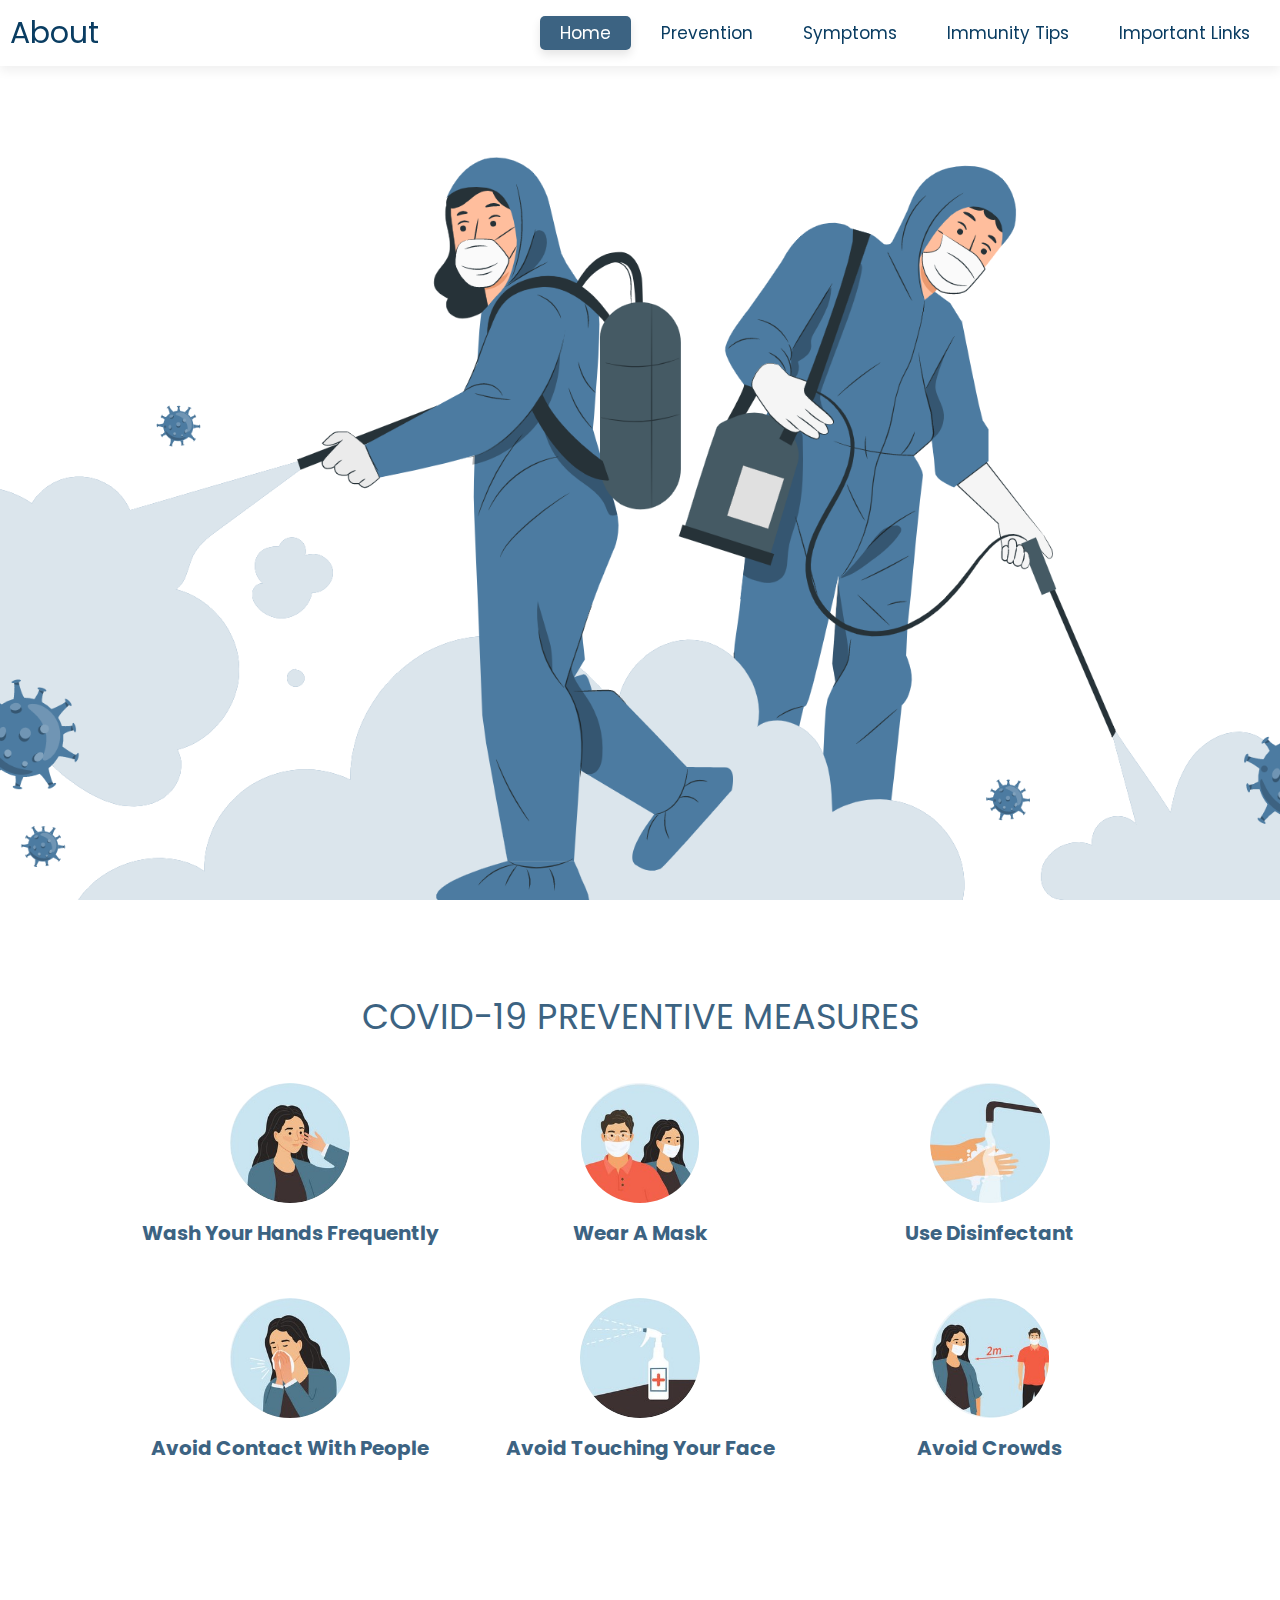
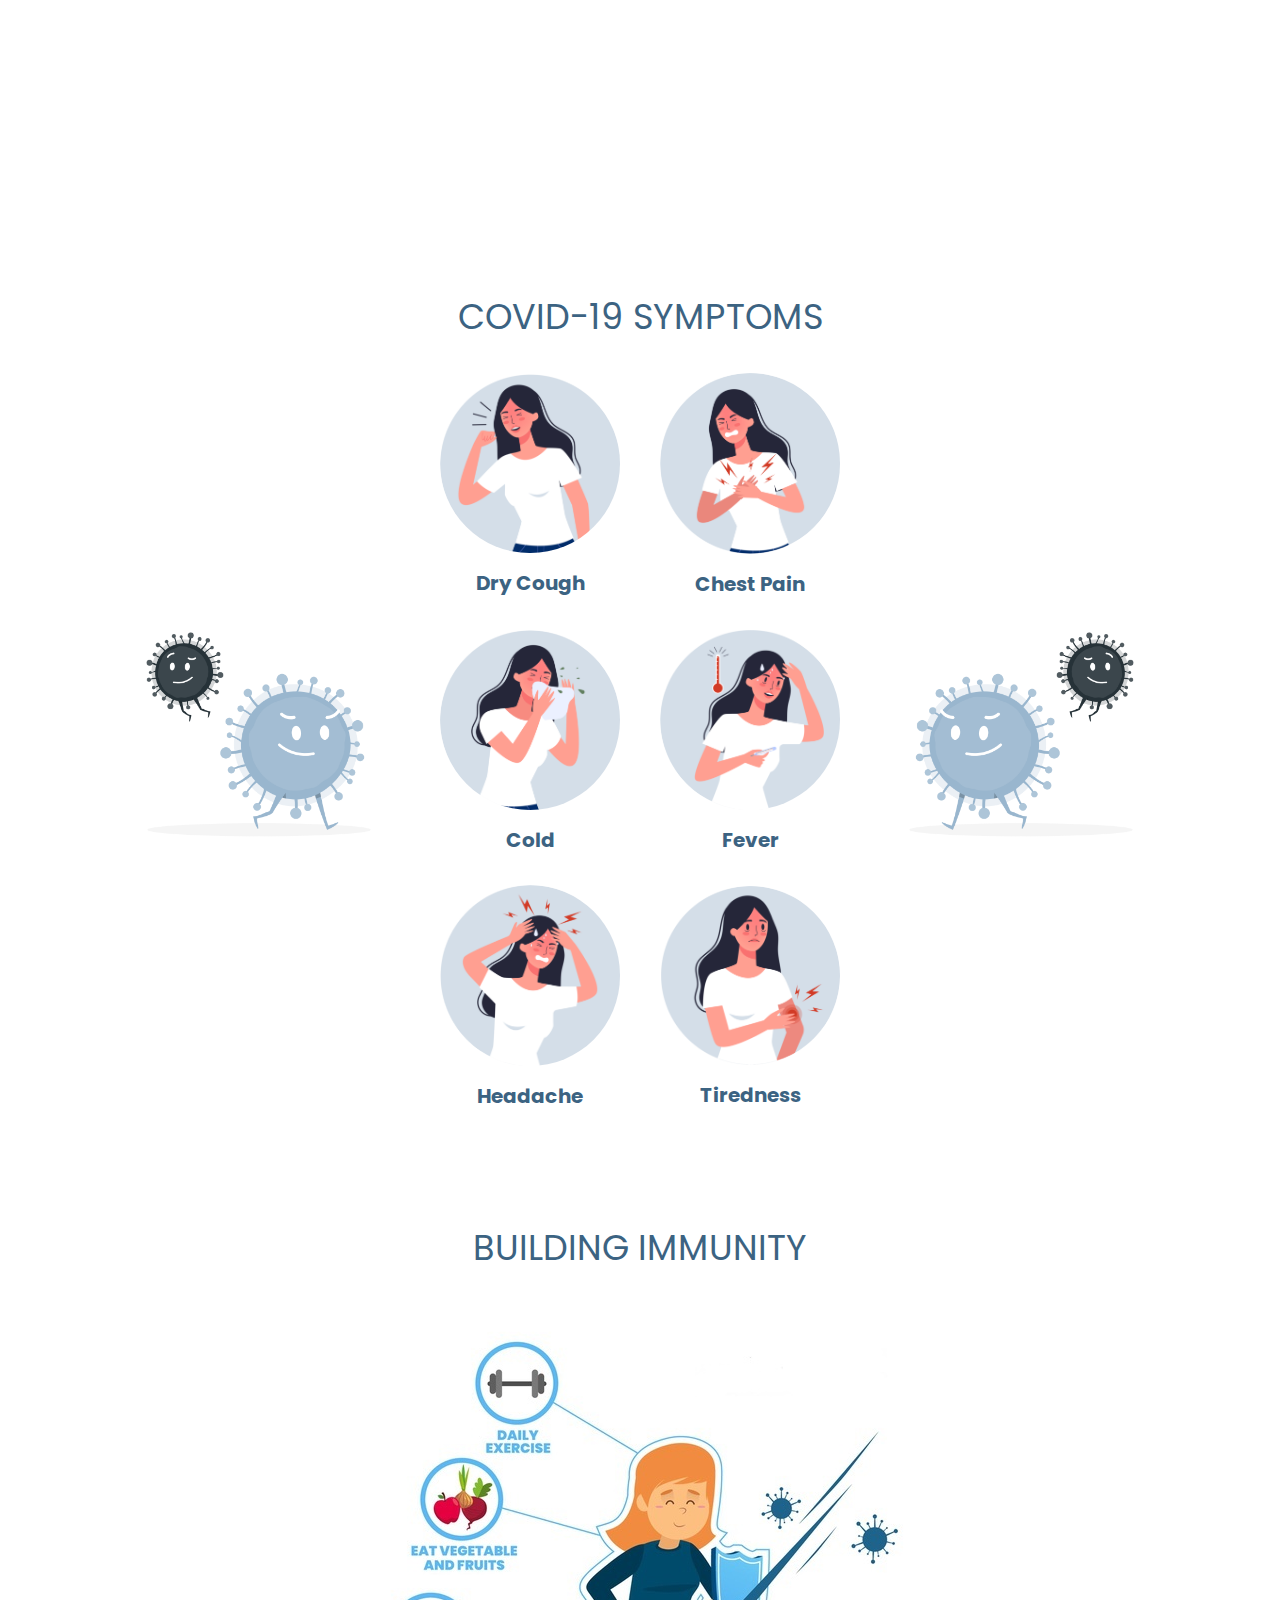
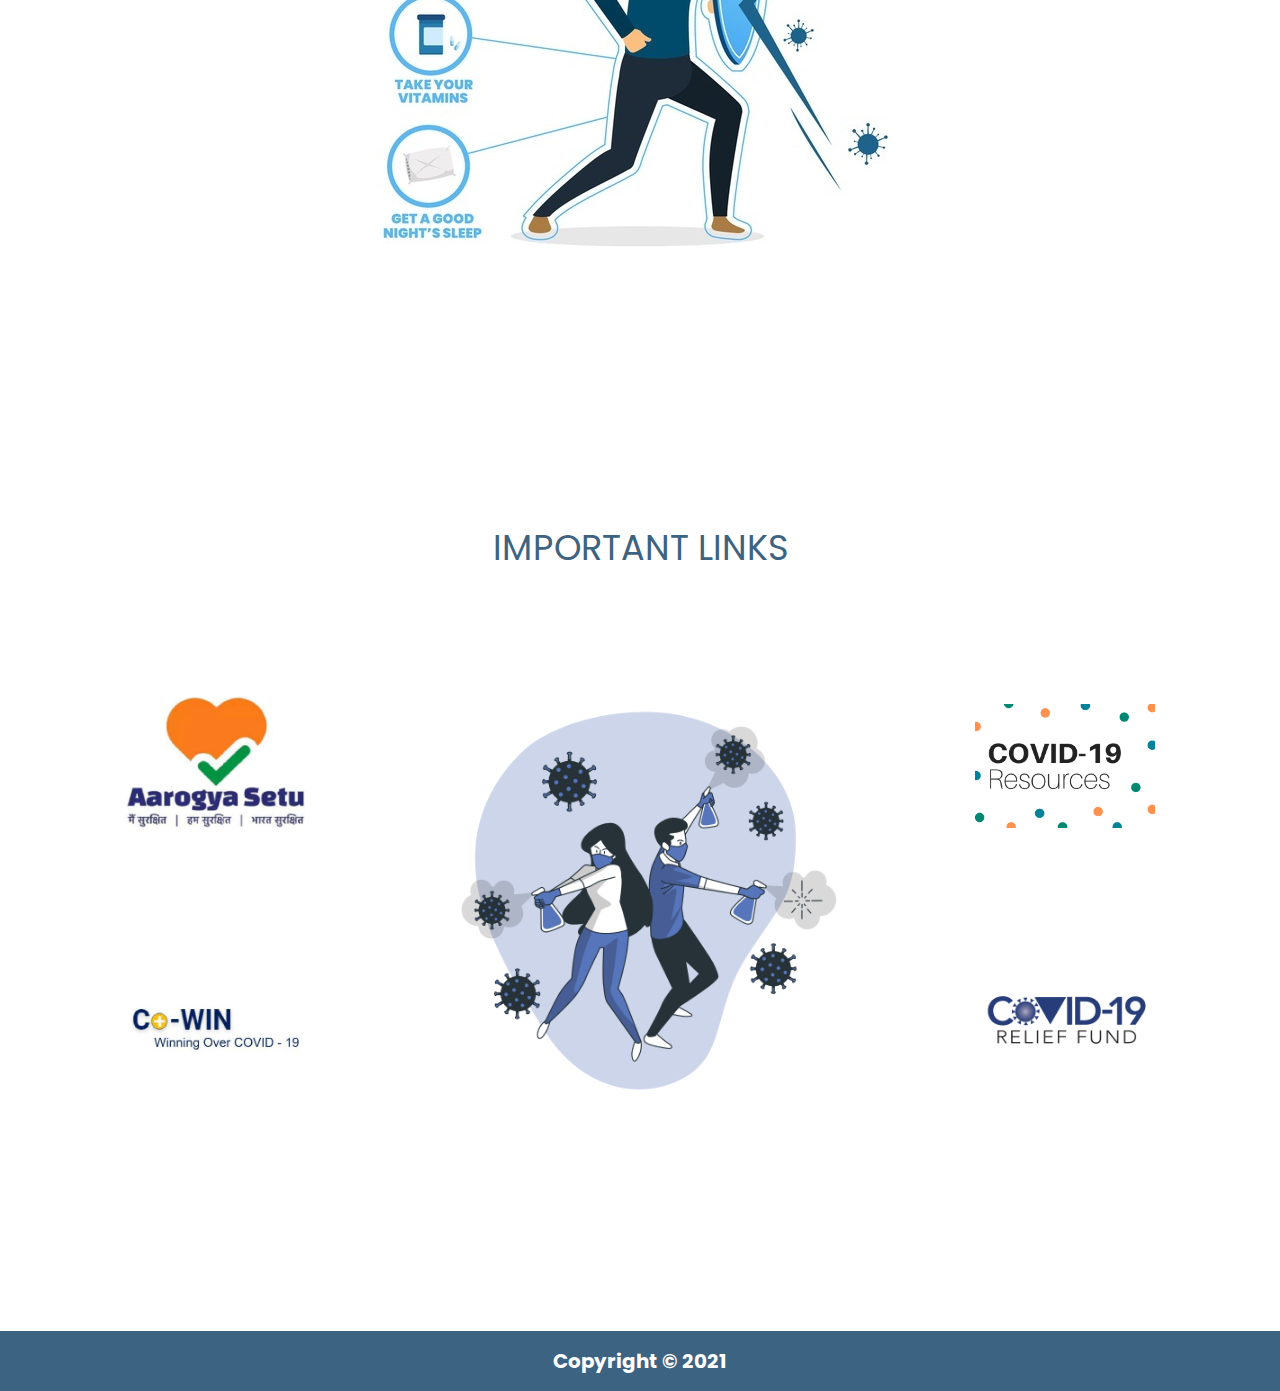
<file: About-Covid19/about.html>
<!DOCTYPE html>
<html lang="en">
<head>
    <meta charset="UTF-8">
    <meta http-equiv="X-UA-Compatible" content="IE=edge">
    <meta name="viewport" content="width=device-width, initial-scale=1.0">

    <!-- CSS only -->
    <link rel="stylesheet" href="https://cdnjs.cloudflare.com/ajax/libs/font-awesome/5.15.3/css/all.min.css">
    <link rel="stylesheet" href="about.css">
    <title>About-Covid19</title>
</head>
<body>
    <header class="sticky">

        <a href="#" class="logo">About</a>
    
        <div id="menu" class="fas fa-bars"></div>
    
        <nav class="navbar">
            <a class="active" href="#home">Home</a>
            <a href="#prevent">Prevention</a>
            <a href="#symptoms">Symptoms</a>
            <a href="#immunity">immunity tips</a>
            <a href="#links">Important Links</a>
        </nav>
    
    </header>

    <section class="image" id="image"></section>
    
    <section class="prevent" id="prevent">

        <h1 class="heading">covid-19 preventive measures</h1>
    
        <div class="box-container">
    
            <div class="box">
                <img src="images/pre-1.jpg" alt="">
                <h3>wash your hands frequently</h3>    
            </div>
    
            <div class="box">
                <img src="images/pre-2.jpg" alt="">
                <h3>wear a mask</h3>
            </div>
    
            <div class="box">
                <img src="images/pre-3.jpg" alt="">
                <h3>use disinfectant</h3>
            </div>
    
            <div class="box">
                <img src="images/pre-4.jpg" alt="">
                <h3>avoid contact with people</h3>
            </div>
    
            <div class="box">
                <img src="images/pre-5.jpg" alt="">
                <h3>avoid touching your face</h3>
            </div>
    
            <div class="box">
                <img src="images/pre-6.jpg" alt="">
                <h3>avoid crowds</h3>
            </div>
    
        </div>
    
    </section>

    <section class="symptoms" id="symptoms">

        <h1 class="heading">covid-19 symptoms</h1>
    
        <div class="column">
    
            <div class="main-image">
                <img src="images/main-symp2.png" alt="">
            </div>
    
            <div class="box-container">
    
                <div class="box">
                    <img src="images/symp-a.png" alt="">
                    <h3>dry cough</h3>
                </div>
    
                <div class="box">
                    <img src="images/symp-b.png" alt="">
                    <h3>chest pain</h3>
                </div>
    
                <div class="box">
                    <img src="images/symp-c.png" alt="">
                    <h3>cold</h3>
                </div>
    
                <div class="box">
                    <img src="images/symp-d.png" alt="">
                    <h3>fever</h3>
                </div>
    
                <div class="box">
                    <img src="images/symp-e.png" alt="">
                    <h3>headache</h3>
                </div>
    
                <div class="box">
                    <img src="images/symp-f.png" alt="">
                    <h3>tiredness</h3>
                </div>
    
            </div>

            <div class="main-image">
                <img src="images/main-symp.png" alt="">
            </div>
    
        </div>
    
    </section>

    <section class="immunity" id="immunity">

        <h1 class="heading">building immunity</h1>
            <div class="box-container">
                <img src="images/immu.jpg" alt="">
            </div>
    
    </section>

    <section class="links" id="links">
    
        <h1 class="heading">important links</h1>
        <div class="box-container">
            <div>  
                <div class="box">
                    <a href="https://www.mygov.in/aarogya-setu-app/">
                        <img src="images/link-1.png" alt="">
                    </a>
                </div>

                <div class="box">
                    <a href="https://www.cowin.gov.in/home">
                        <img src="images/link-2.jpg" alt="">
                    </a>
                </div>
            </div>
            <div class="main-image">
                <img src="images/links-main.png" alt="">
            </div>
            <div>
                <div class="box">
                    <a href="https://covid19india.org/resources">
                        <img src="images/link-3.png" alt="">
                    </a>
                </div>
            
                <div class="box">
                    <a href="https://www.pmcares.gov.in/en/">
                        <img src="images/link-4.jpg" alt="">
                    </a>
                </div>    
            </div>
    </div>
    </section>

    <footer>
        <h3>copyright © 2021</h3>
        
    </footer>

    <!-- jquery cdn link  -->
    <script src="https://cdnjs.cloudflare.com/ajax/libs/jquery/3.6.0/jquery.min.js"></script>

    <!-- custom js file link  -->
    <script src="about.js"></script>
</body>
</html>
</file>
<file: About-Covid19/about.css>
@import url('https://fonts.googleapis.com/css2?family=Poppins:wght@100;200;300;400&display=swap');

:root{
    --blue:#3c6382;
    --dark-blue:#0a3d62;
}

*{
    font-family: 'Poppins', sans-serif;
    margin:0; padding:0;
    box-sizing: border-box;
    text-decoration: none;
    outline: none;
    border:none;
    text-transform: capitalize;
    transition: all .3s cubic-bezier(.38,1.15,.7,1.12);
}

*::selection{
    background:var(--dark-blue);
    color:#fff;
}

html{
    font-size: 62.5%;
    overflow-x: hidden;
}

section{
    min-height: 100vh;
    padding:1rem 9%;
    padding-top: 8rem;
}

.heading{
    text-align: center;
    color:var(--blue);
    font-size: 3.5rem;
    text-transform: uppercase;
    font-weight: normal;
    padding:1rem;
}

header{
    width:100%;
    display: flex;
    align-items: center;
    justify-content: space-between;
    position: fixed;
    top:0; left:0;
    z-index: 1000;
    padding:1rem;
}

header .logo{
    font-size: 3rem;
    color:var(--dark-blue);
}

header .navbar a{
    font-size: 1.7rem;
    margin-left: .7rem;
    padding:.5rem 2rem;
    border-radius: .5rem;
    color:var(--dark-blue);
}

header .navbar a.active,
header .navbar a:hover{
    background: var(--blue);
    color : #fff;
    box-shadow: 0 .5rem 1rem rgba(0,0,0,.1);
}

header.sticky{
    background:#fff;
    box-shadow: 0 .5rem 1rem rgba(0, 0, 0, 0.062);
}

#menu{
    font-size: 3rem;
    color:var(--blue);
    cursor: pointer;
    display: none;
}

.image{
    background:url(images/home-bg.png) no-repeat;
    background-size: cover;
    background-position: center;
    background-attachment: fixed;
}

.prevent .box-container{
    display: flex;
    align-items: center;
    justify-content: center;
    flex-wrap: wrap;
}

.prevent .box-container .box{
    flex:1 1 30rem;
    /* border-radius: .5rem; */
    margin:1rem;
    padding:1rem;
    text-align: center;
}

.prevent .box-container .box img{
    height:14rem;
    padding:1rem;
    border-radius: 100rem;
}

.prevent .box-container .box h3{
    color:var(--blue);
    font-size: 2rem;
}

.prevent .box-container .box img:hover{
    /* box-shadow: 0 .5rem 1rem rgba(0,0,0,.1); */
    height:16rem;
}

.symptoms, .links{
    background:url(images/background-img.jpg) no-repeat;
    background-size: cover;
    background-position: center;
    background-attachment: fixed;
}

.symptoms .column {
    display: flex;
    align-items: center;
    /* justify-content: center; */
}

.symptoms .column .main-image img{
    width: 32vh;
}

.symptoms .column .box-container, .immunity .box-container{
    display: flex;
    align-items: center;
    justify-content: center;
    flex-wrap: wrap;
}

.symptoms .column .box-container .box{
    margin:1rem;
    text-align: center;
}

.symptoms .column .box-container .box img{
    width:20rem;
    padding:1rem;
    border-radius:100px;
}

.symptoms .column .box-container .box h3{
    font-size: 2rem;
    color:var(--blue);
}

.links .box-container{
    display: flex;
    align-items: center;
    justify-content: center;
    /* flex-wrap: wrap; */
}
.links .box-container .box{
    background-color: #fff;
    border-radius: 3rem;
    margin: 10rem;
}

.links .box-container .box img{
    width: 20rem;
    padding: 1rem;
}
.links .box-container .box img:hover{
    width: 21rem;
    padding: 1rem;
}
.links .main-image img{
    width: 45rem;
}

footer{
    background-color:var(--blue);
    background-size: cover;
    font-family: 'Poppins', sans-serif;
    color: #fff;
    text-align: center;
    padding: 1.5rem;
    font-size: 1.7rem;
    height: 6rem;
}
/* media queries  */

@media (max-width:1100px){

    .symptoms .column .main-image img{
        display: none;
    }

    .links .box-container .main-image img{
        display: none;
    }

}

@media (max-width:990px){

    section{
        padding:1rem 3%;
        padding-top: 8rem;
    }

    #menu{
        display: block;
    }

    header .navbar{
        position: absolute;
        top:100%; left: 0;
        width:100%;
        background:#fff;
        padding:2rem;
        border-top: .1rem  solid rgba(0,0,0,.1);
        transform-origin: top;
        transform: scaleY(0);
        opacity: 0;
    }

    header .navbar.nav-toggle{
        transform: scaleY(1);
        opacity: 1;
    }

    header .navbar a{
        display: block;
        margin:1.5rem 0;
        font-size: 2rem;
    }
}

@media (max-width:768px){

    html{
        font-size: 50%;
    }

    .home .content h1{
        font-size: 4rem;
    }

    .home .content h3{
        font-size: 3.5rem;
    }

}

@media (max-width:450px){

    .home .content h1{
        font-size: 3.5rem;
    }

    .home .content h3{
        font-size: 2.5rem;
    }

    .symptoms .column .box-container .box img{
        width:14rem;
    }

}
</file>
